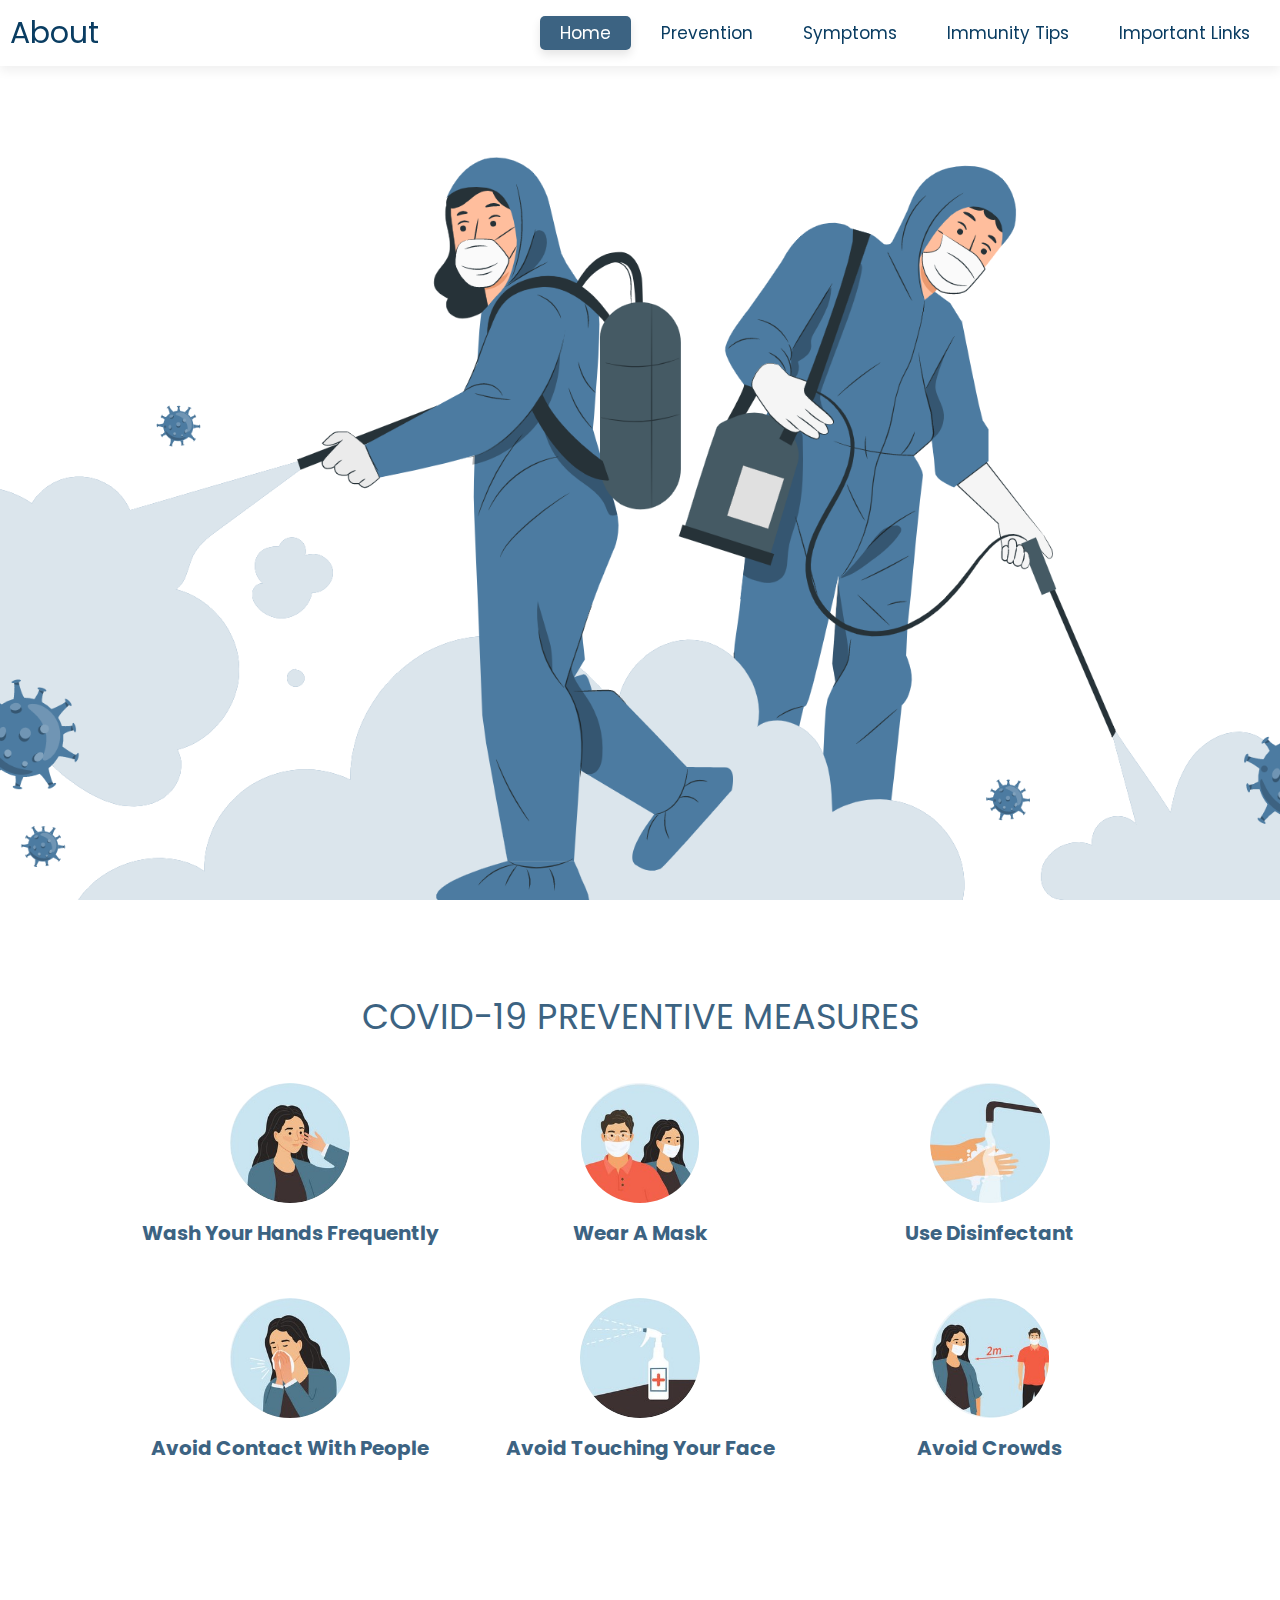
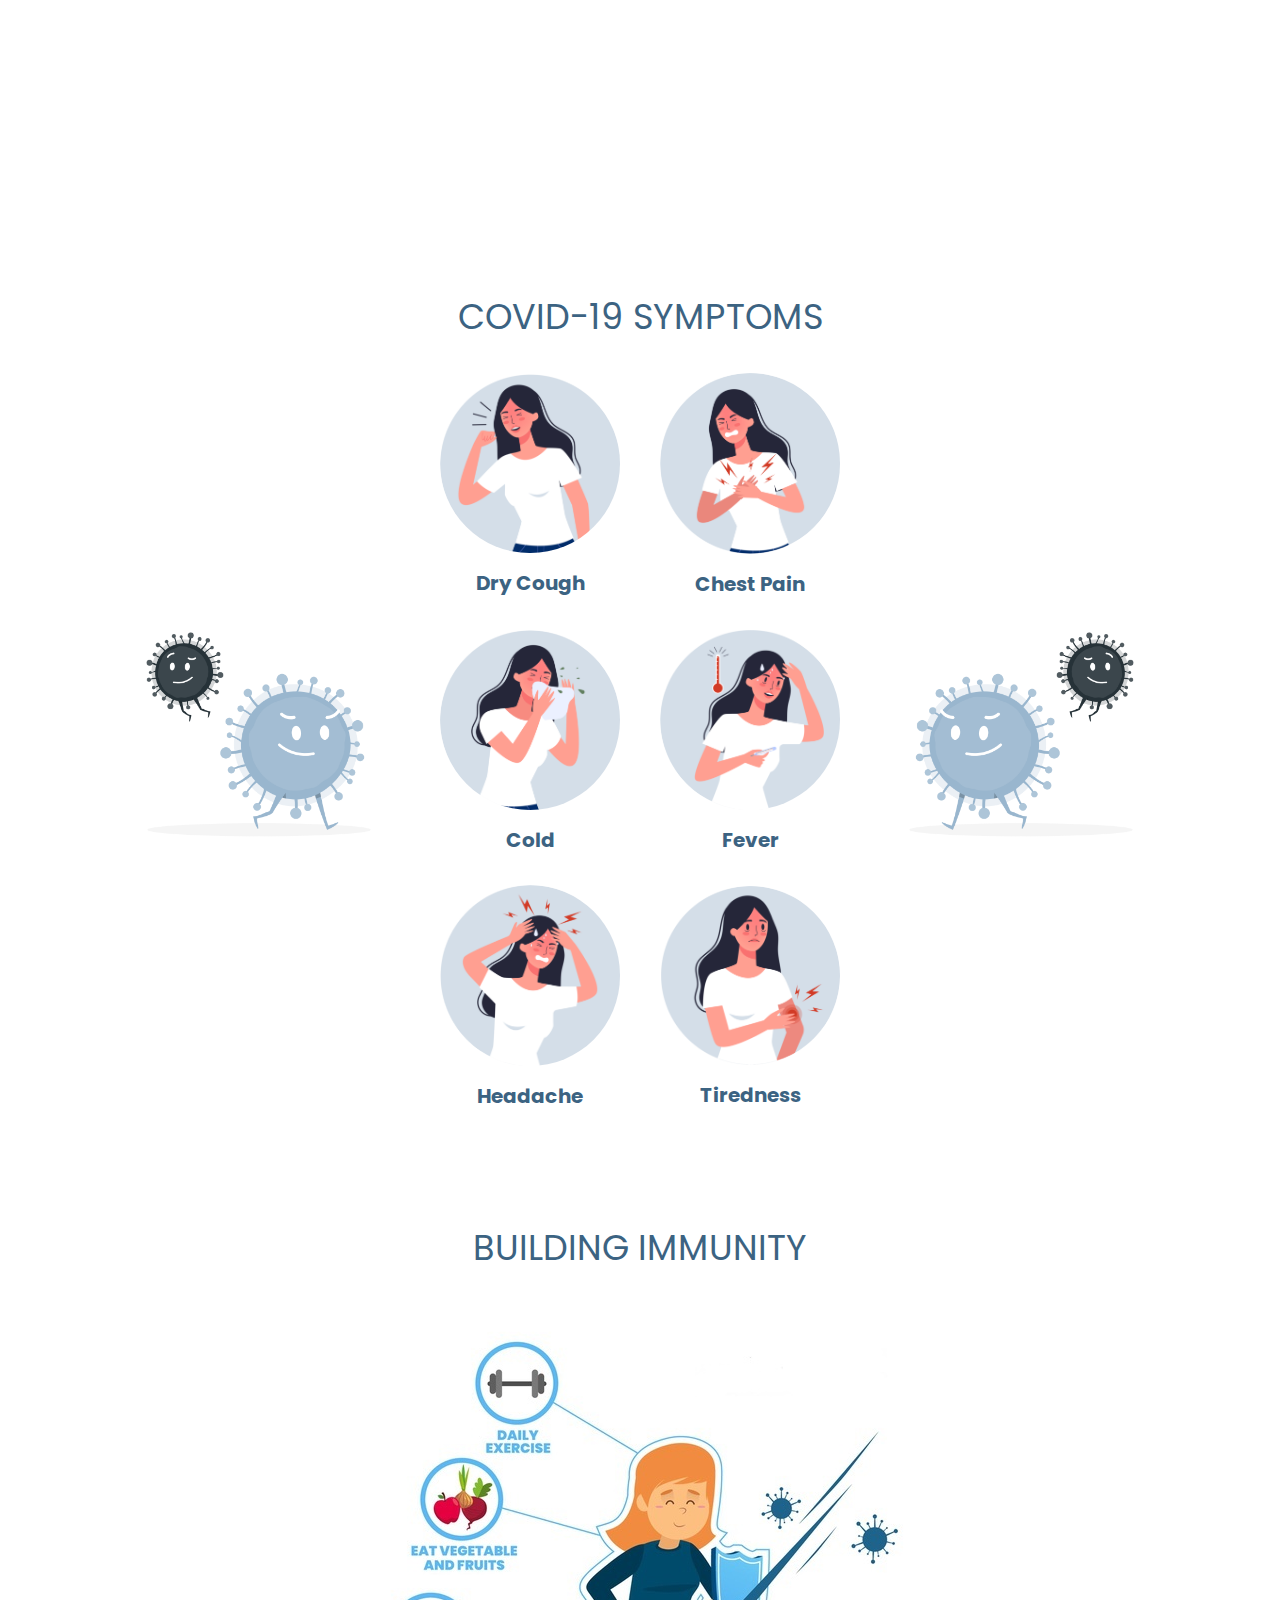
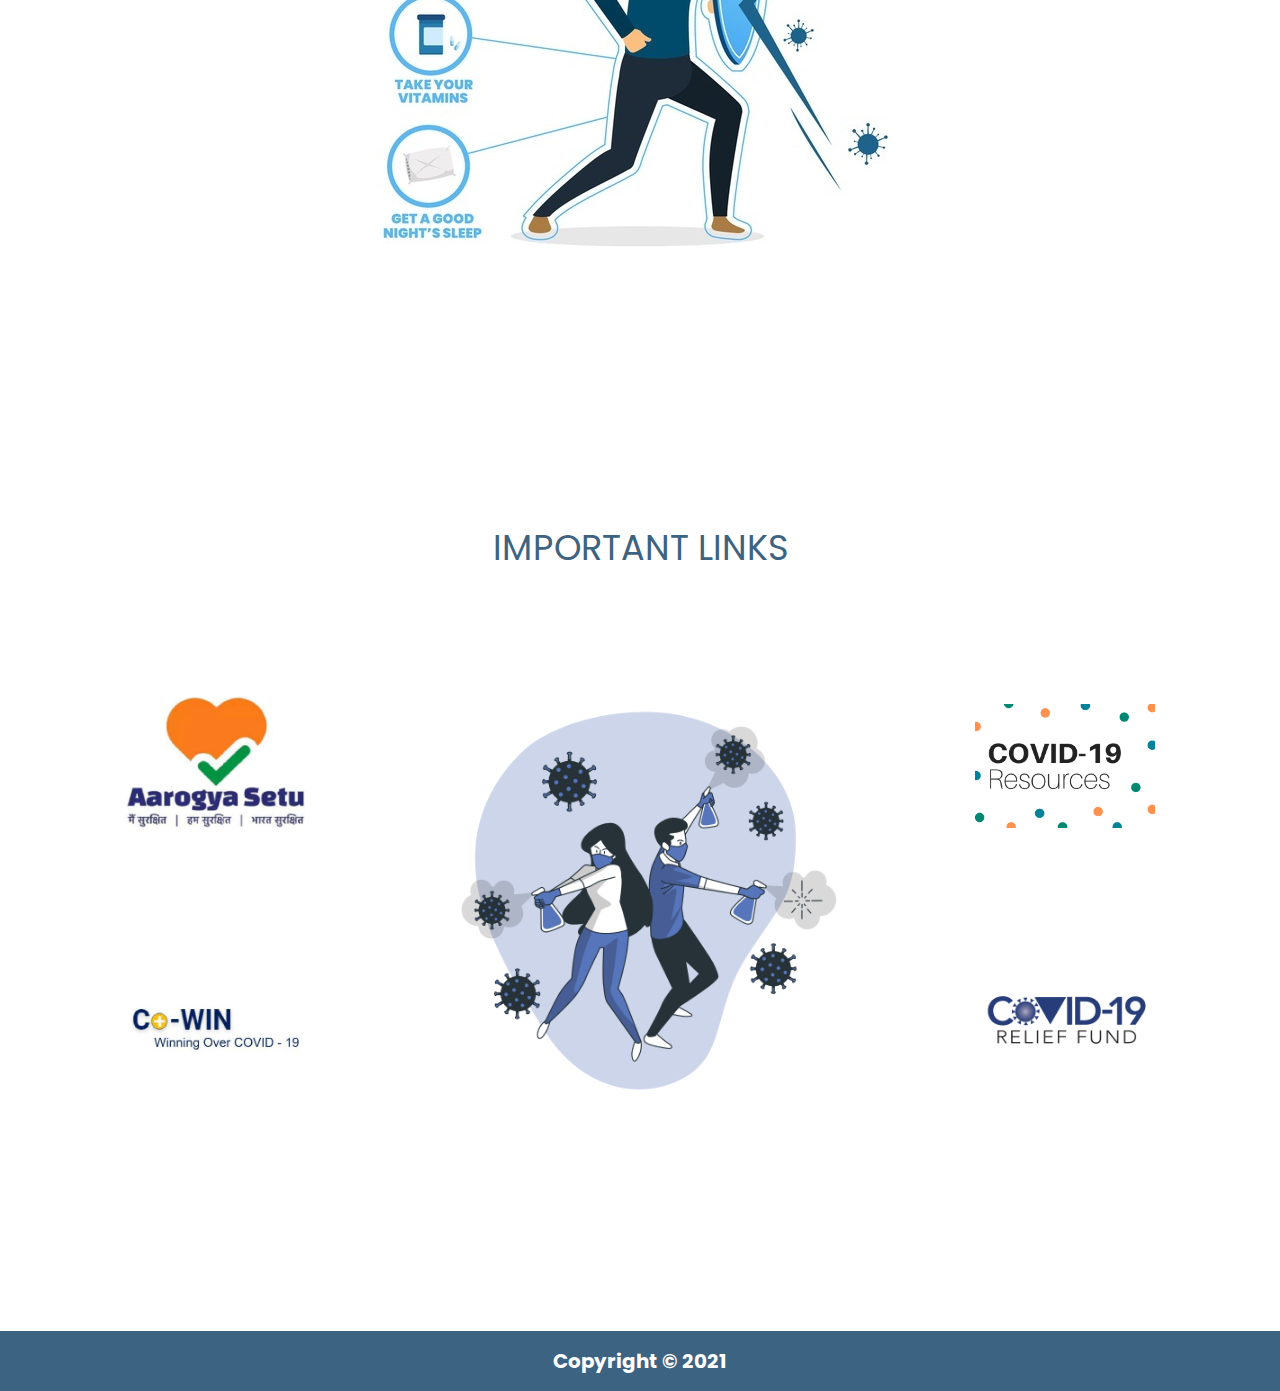
<file: About-Covid19/about.html>
<!DOCTYPE html>
<html lang="en">
<head>
    <meta charset="UTF-8">
    <meta http-equiv="X-UA-Compatible" content="IE=edge">
    <meta name="viewport" content="width=device-width, initial-scale=1.0">

    <!-- CSS only -->
    <link rel="stylesheet" href="https://cdnjs.cloudflare.com/ajax/libs/font-awesome/5.15.3/css/all.min.css">
    <link rel="stylesheet" href="about.css">
    <title>About-Covid19</title>
</head>
<body>
    <header class="sticky">

        <a href="#" class="logo">About</a>
    
        <div id="menu" class="fas fa-bars"></div>
    
        <nav class="navbar">
            <a class="active" href="#home">Home</a>
            <a href="#prevent">Prevention</a>
            <a href="#symptoms">Symptoms</a>
            <a href="#immunity">immunity tips</a>
            <a href="#links">Important Links</a>
        </nav>
    
    </header>

    <section class="image" id="image"></section>
    
    <section class="prevent" id="prevent">

        <h1 class="heading">covid-19 preventive measures</h1>
    
        <div class="box-container">
    
            <div class="box">
                <img src="images/pre-1.jpg" alt="">
                <h3>wash your hands frequently</h3>    
            </div>
    
            <div class="box">
                <img src="images/pre-2.jpg" alt="">
                <h3>wear a mask</h3>
            </div>
    
            <div class="box">
                <img src="images/pre-3.jpg" alt="">
                <h3>use disinfectant</h3>
            </div>
    
            <div class="box">
                <img src="images/pre-4.jpg" alt="">
                <h3>avoid contact with people</h3>
            </div>
    
            <div class="box">
                <img src="images/pre-5.jpg" alt="">
                <h3>avoid touching your face</h3>
            </div>
    
            <div class="box">
                <img src="images/pre-6.jpg" alt="">
                <h3>avoid crowds</h3>
            </div>
    
        </div>
    
    </section>

    <section class="symptoms" id="symptoms">

        <h1 class="heading">covid-19 symptoms</h1>
    
        <div class="column">
    
            <div class="main-image">
                <img src="images/main-symp2.png" alt="">
            </div>
    
            <div class="box-container">
    
                <div class="box">
                    <img src="images/symp-a.png" alt="">
                    <h3>dry cough</h3>
                </div>
    
                <div class="box">
                    <img src="images/symp-b.png" alt="">
                    <h3>chest pain</h3>
                </div>
    
                <div class="box">
                    <img src="images/symp-c.png" alt="">
                    <h3>cold</h3>
                </div>
    
                <div class="box">
                    <img src="images/symp-d.png" alt="">
                    <h3>fever</h3>
                </div>
    
                <div class="box">
                    <img src="images/symp-e.png" alt="">
                    <h3>headache</h3>
                </div>
    
                <div class="box">
                    <img src="images/symp-f.png" alt="">
                    <h3>tiredness</h3>
                </div>
    
            </div>

            <div class="main-image">
                <img src="images/main-symp.png" alt="">
            </div>
    
        </div>
    
    </section>

    <section class="immunity" id="immunity">

        <h1 class="heading">building immunity</h1>
            <div class="box-container">
                <img src="images/immu.jpg" alt="">
            </div>
    
    </section>

    <section class="links" id="links">
    
        <h1 class="heading">important links</h1>
        <div class="box-container">
            <div>  
                <div class="box">
                    <a href="https://www.mygov.in/aarogya-setu-app/">
                        <img src="images/link-1.png" alt="">
                    </a>
                </div>

                <div class="box">
                    <a href="https://www.cowin.gov.in/home">
                        <img src="images/link-2.jpg" alt="">
                    </a>
                </div>
            </div>
            <div class="main-image">
                <img src="images/links-main.png" alt="">
            </div>
            <div>
                <div class="box">
                    <a href="https://covid19india.org/resources">
                        <img src="images/link-3.png" alt="">
                    </a>
                </div>
            
                <div class="box">
                    <a href="https://www.pmcares.gov.in/en/">
                        <img src="images/link-4.jpg" alt="">
                    </a>
                </div>    
            </div>
    </div>
    </section>

    <footer>
        <h3>copyright © 2021</h3>
        
    </footer>

    <!-- jquery cdn link  -->
    <script src="https://cdnjs.cloudflare.com/ajax/libs/jquery/3.6.0/jquery.min.js"></script>

    <!-- custom js file link  -->
    <script src="about.js"></script>
</body>
</html>
</file>
<file: About-Covid19/about.css>
@import url('https://fonts.googleapis.com/css2?family=Poppins:wght@100;200;300;400&display=swap');

:root{
    --blue:#3c6382;
    --dark-blue:#0a3d62;
}

*{
    font-family: 'Poppins', sans-serif;
    margin:0; padding:0;
    box-sizing: border-box;
    text-decoration: none;
    outline: none;
    border:none;
    text-transform: capitalize;
    transition: all .3s cubic-bezier(.38,1.15,.7,1.12);
}

*::selection{
    background:var(--dark-blue);
    color:#fff;
}

html{
    font-size: 62.5%;
    overflow-x: hidden;
}

section{
    min-height: 100vh;
    padding:1rem 9%;
    padding-top: 8rem;
}

.heading{
    text-align: center;
    color:var(--blue);
    font-size: 3.5rem;
    text-transform: uppercase;
    font-weight: normal;
    padding:1rem;
}

header{
    width:100%;
    display: flex;
    align-items: center;
    justify-content: space-between;
    position: fixed;
    top:0; left:0;
    z-index: 1000;
    padding:1rem;
}

header .logo{
    font-size: 3rem;
    color:var(--dark-blue);
}

header .navbar a{
    font-size: 1.7rem;
    margin-left: .7rem;
    padding:.5rem 2rem;
    border-radius: .5rem;
    color:var(--dark-blue);
}

header .navbar a.active,
header .navbar a:hover{
    background: var(--blue);
    color : #fff;
    box-shadow: 0 .5rem 1rem rgba(0,0,0,.1);
}

header.sticky{
    background:#fff;
    box-shadow: 0 .5rem 1rem rgba(0, 0, 0, 0.062);
}

#menu{
    font-size: 3rem;
    color:var(--blue);
    cursor: pointer;
    display: none;
}

.image{
    background:url(images/home-bg.png) no-repeat;
    background-size: cover;
    background-position: center;
    background-attachment: fixed;
}

.prevent .box-container{
    display: flex;
    align-items: center;
    justify-content: center;
    flex-wrap: wrap;
}

.prevent .box-container .box{
    flex:1 1 30rem;
    /* border-radius: .5rem; */
    margin:1rem;
    padding:1rem;
    text-align: center;
}

.prevent .box-container .box img{
    height:14rem;
    padding:1rem;
    border-radius: 100rem;
}

.prevent .box-container .box h3{
    color:var(--blue);
    font-size: 2rem;
}

.prevent .box-container .box img:hover{
    /* box-shadow: 0 .5rem 1rem rgba(0,0,0,.1); */
    height:16rem;
}

.symptoms, .links{
    background:url(images/background-img.jpg) no-repeat;
    background-size: cover;
    background-position: center;
    background-attachment: fixed;
}

.symptoms .column {
    display: flex;
    align-items: center;
    /* justify-content: center; */
}

.symptoms .column .main-image img{
    width: 32vh;
}

.symptoms .column .box-container, .immunity .box-container{
    display: flex;
    align-items: center;
    justify-content: center;
    flex-wrap: wrap;
}

.symptoms .column .box-container .box{
    margin:1rem;
    text-align: center;
}

.symptoms .column .box-container .box img{
    width:20rem;
    padding:1rem;
    border-radius:100px;
}

.symptoms .column .box-container .box h3{
    font-size: 2rem;
    color:var(--blue);
}

.links .box-container{
    display: flex;
    align-items: center;
    justify-content: center;
    /* flex-wrap: wrap; */
}
.links .box-container .box{
    background-color: #fff;
    border-radius: 3rem;
    margin: 10rem;
}

.links .box-container .box img{
    width: 20rem;
    padding: 1rem;
}
.links .box-container .box img:hover{
    width: 21rem;
    padding: 1rem;
}
.links .main-image img{
    width: 45rem;
}

footer{
    background-color:var(--blue);
    background-size: cover;
    font-family: 'Poppins', sans-serif;
    color: #fff;
    text-align: center;
    padding: 1.5rem;
    font-size: 1.7rem;
    height: 6rem;
}
/* media queries  */

@media (max-width:1100px){

    .symptoms .column .main-image img{
        display: none;
    }

    .links .box-container .main-image img{
        display: none;
    }

}

@media (max-width:990px){

    section{
        padding:1rem 3%;
        padding-top: 8rem;
    }

    #menu{
        display: block;
    }

    header .navbar{
        position: absolute;
        top:100%; left: 0;
        width:100%;
        background:#fff;
        padding:2rem;
        border-top: .1rem  solid rgba(0,0,0,.1);
        transform-origin: top;
        transform: scaleY(0);
        opacity: 0;
    }

    header .navbar.nav-toggle{
        transform: scaleY(1);
        opacity: 1;
    }

    header .navbar a{
        display: block;
        margin:1.5rem 0;
        font-size: 2rem;
    }
}

@media (max-width:768px){

    html{
        font-size: 50%;
    }

    .home .content h1{
        font-size: 4rem;
    }

    .home .content h3{
        font-size: 3.5rem;
    }

}

@media (max-width:450px){

    .home .content h1{
        font-size: 3.5rem;
    }

    .home .content h3{
        font-size: 2.5rem;
    }

    .symptoms .column .box-container .box img{
        width:14rem;
    }

}
</file>
